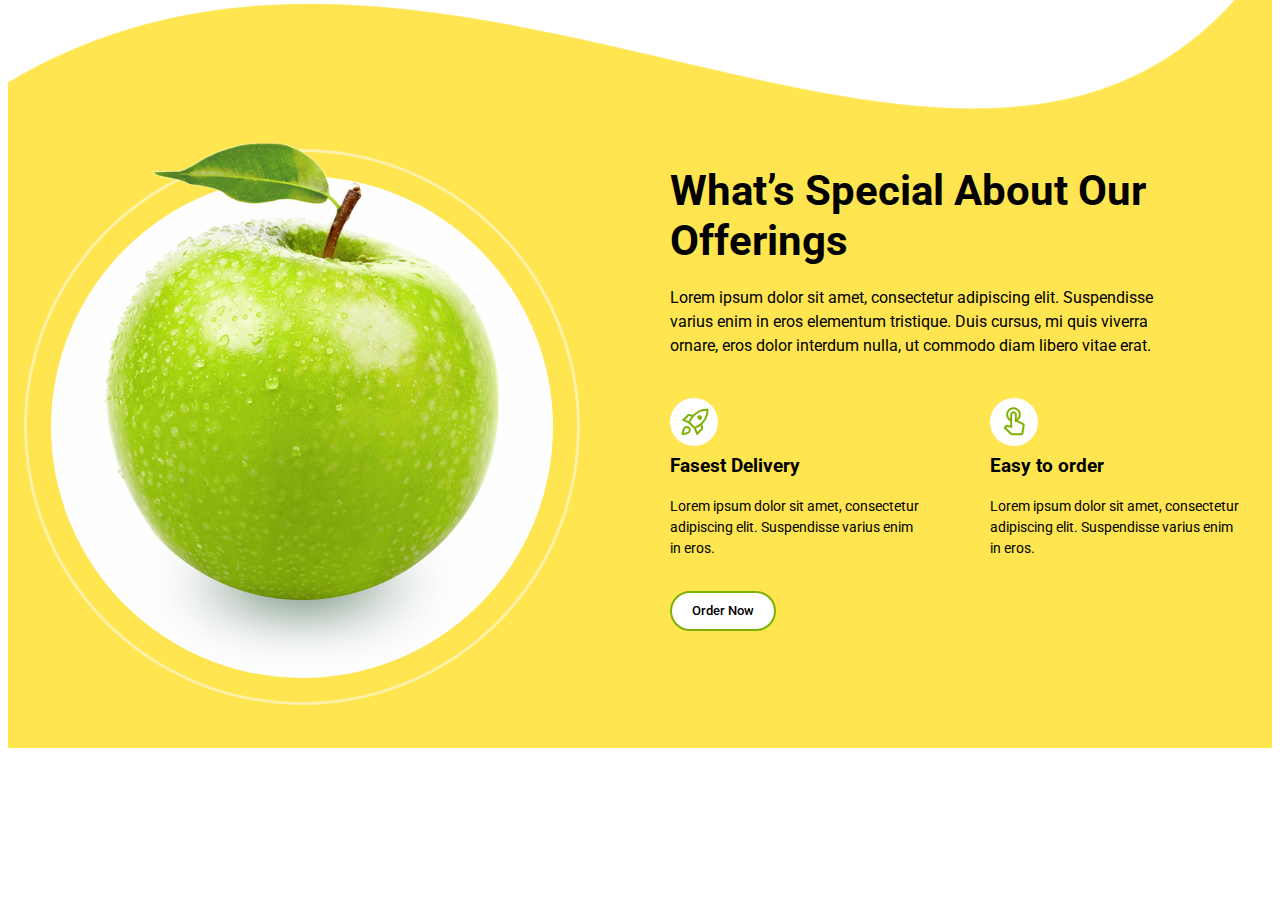
<file: index.html>
<!DOCTYPE html>
<html lang="en">
<head>
    <meta charset="UTF-8">
    <meta http-equiv="X-UA-Compatible" content="IE=edge">
    <meta name="viewport" content="width=device-width, initial-scale=1.0">
    <link rel="stylesheet" href="https://cdnjs.cloudflare.com/ajax/libs/modern-normalize/1.1.0/modern-normalize.min.css" integrity="sha512-wpPYUAdjBVSE4KJnH1VR1HeZfpl1ub8YT/NKx4PuQ5NmX2tKuGu6U/JRp5y+Y8XG2tV+wKQpNHVUX03MfMFn9Q==" crossorigin="anonymous" referrerpolicy="no-referrer" />
    <link rel="preconnect" href="https://fonts.googleapis.com">
    <link rel="preconnect" href="https://fonts.gstatic.com" crossorigin>
    <link href="https://fonts.googleapis.com/css2?family=Raleway:wght@700&family=Roboto:wght@400;500;700;900&display=swap" rel="stylesheet">
    <link href="./css/main.min.css" rel="stylesheet"/>
    <link href="./style/style.css" rel="stylesheet"/>
    <title>Веб-студія</title>
</head>
<body>
    <section class="offerings">
  <div class="container offerings__container">
    <div class="tablet-apple">
    <div class="apple">
      <div class="apple__item">
        <div class="apple__shadow"></div>
        <picture class="apple__picture">
          <source
            srcset="
              ./images/offerings/apple-desktop-1x.png 1x,
              ./images/offerings/apple-desktop-2x.png 2x,
              ./images/offerings/apple-desktop-3x.png 3x
            "
            media="(min-width: 1280px)"
          />
          <source
            srcset="
              ./images/offerings/apple-tablet-1x.png 1x,
              ./images/offerings/apple-tablet-2x.png 2x,
              ./images/offerings/apple-tablet-3x.png 3x
            "
            media="(min-width: 768px)"
          />
          <source
            srcset="
              ./images/offerings/apple-mob-1x.png 1x,
              ./images/offerings/apple-mob-2x.png 2x,
              ./images/offerings/apple-mob-3x.png 3x"
            media="(min-width: 320px)"
          />
          <img
            src="./images/offerings/apple-mob-1x.png"
            alt="apple"
          />
        </picture>
    </div>
    </div>
    <div class="shadow">
        <ul class="shadow__list list">
            <li>
                <picture>
          <source
            srcset="
              ./images/offerings/apple-tablet-middle-1x.png 1x,
              ./images/offerings/apple-tablet-middle-2x.png 2x,
              ./images/offerings/apple-tablet-middle-3x.png 3x
            "
            media="(min-width: 768px)"
          />
          <img
            src="./images/offerings/apple-tablet-middle-1x.png"
            alt="apple"
            width="166"
            height="211"
          />
        </picture>
            </li>
            <li>
                <picture>
          <source
            srcset="
              ./images/offerings/apple-tablet-small-1x.png 1x,
              ./images/offerings/apple-tablet-small-2x.png 2x,
              ./images/offerings/apple-tablet-small-3x.png 3x
            "
            media="(min-width: 768px)"
          />
          <img
            src="./images/offerings/apple-tablet-small-1x.png"
            alt="apple"
            width="108"
            height="136"
          />
        </picture>
            </li>
        </ul>
    </div>
    </div>
    <div class="desktop__about">
        <div class="main">
      <h2 class="main__title title">What’s Special About Our Offerings</h2>
      <p class="main__text">
        Lorem ipsum dolor sit amet, consectetur adipiscing elit. Suspendisse
        varius enim in eros elementum tristique. Duis cursus, mi quis viverra
        ornare, eros dolor interdum nulla, ut commodo diam libero vitae erat.
      </p>
    </div>
    <ul class="about list">
      <li class="about__item">
        <h3 class="about__title about__title__rocket">Fasest Delivery</h3>
        <p class="about__text">
          Lorem ipsum dolor sit amet, consectetur adipiscing elit. Suspendisse
          varius enim in eros.
        </p>
      </li>
      <li class="about__item">
        <h3 class="about__title about__title__touch">Easy to order</h3>
        <p class="about__text">
          Lorem ipsum dolor sit amet, consectetur adipiscing elit. Suspendisse
          varius enim in eros.
        </p>
      </li>
    </ul>
    <ul class="btn-list list">
      <li class="btn__item">
        <button type="button" class="btn btn--style">Order Now</button>
      </li>
      <li class="btn__item">
        <a href="" class="read-more link" target="_blank" rel="noreferrer noopener"
          >Read More</a
        >
      </li>
    </ul>
    </div>
  </div>
</section>
    <!-- <header class="header container">
    <div class="header__container">
            <div class="header__logo"><a class="logo link" href="index.html"><span class="web">Web</span>Studio</a></div>
        <nav class="navigator">
            <div><ul class="navigator__list list">
            <li class="navigator__item"><a class="navigator__link link active current" href="index.html">Студія</a></li>
            <li class="navigator__item"><a class="navigator__link link" href="portfolio.html">Портфоліо</a></li>
            <li class="navigator__item"><a class="navigator__link link" href="">Контакти</a></li>
        </ul></div>
        </nav>
        <ul class="contacts__list list">
            <li class="contacts__item">
                <a class="contacts__link link" href="mailto:info@devstudio.com">
                    <svg class="contacts__icon" width="16" height="12">
                        <use href="./images/icons.svg#icon-envelope"></use>
                    </svg>
                    info@devstudio.com</a></li>
            <li class="contacts__item">
                <a class="contacts__link link" href="tel:+380961111111">
                    <svg class="contacts__icon" width="10" height="16">
                        <use href="./images/icons.svg#icon-smartphone"></use>
                    </svg>
                    +38 096 111 11 11</a></li>
        </ul>
        <button type="button" class="menu-open">
            <svg class="menu-icon" width="40" height="40">
                <use href="./images/icons.svg#icon-menu_40px"></use>
            </svg>
        </button>
    </div>
    <div class="mob-menu is-hidden">
        <div class="mob-container">
            <div class="mob-menu-top">
                <button type="button" class="menu-close">
                    <svg class="menu-close-icon" width="40" height="40">
                        <use href="./images/icons.svg#icon-close-black-18dp"></use>
                    </svg>
                </button>
                <nav class="mob-menu-nav">
                    <div><ul class="mob-menu-list list">
                    <li class="mob-menu-item"><a class="mob-menu-link current-mob link" href="index.html">Студія</a></li>
                    <li class="mob-menu-item"><a class="mob-menu-link link" href="portfolio.html">Портфоліо</a></li>
                    <li class="mob-menu-item"><a class="mob-menu-link link" href="">Контакти</a></li>
                </ul></div>
                </nav>
            </div>
            <div class="mob-menu-bot">
                <ul class="mob-contacts-list list">
                    <li class="mob-contacts-item">
                        <a class="mob-contacts-link link" href="tel:+380961111111">+38 096 111 11 11</a></li>
                    <li class="mob-contacts-item">
                        <a class="mail-contacts-link link" href="mailto:info@devstudio.com">info@devstudio.com</a></li>
                </ul>
                <ul class="mob-social-list list">
                    <li class="mob-social-item">
                    <a class="mob-social-link link current-menu" href="">Instagram</a></li>
                    <li class="mob-social-item">
                    <a class="mob-social-link link current-menu" href="">Twitter</a></li>
                    <li class="mob-social-item">
                    <a class="mob-social-link link current-menu" href="">Facebook</a></li>
                    <li class="mob-social-item">
                    <a class="mob-social-link link" href="">LinkedIn</a></li>
                </ul>
            </div>
        </div>
    </div>
    </header>
    <main>
        <section class="hero">
            <div class="hero__container container"><h1 class="hero__title">Ефективні рішення для вашого бізнесу</h1>
            <button class="button" type="button" data-modal-open>Замовити послугу</button>
        </div>
        </section>
        <section class="character section">    
        <div class="character__container container"><h2 class="visually-hidden">Про нас</h2>
            <ul class="character__list list">
                <li class="character__item"><div class="character__background">
                        <svg class="character__icon" width="70" height="70">
                            <use href="./images/icons.svg#icon-character-1"></use>
                        </svg>
                </div>
                    <h3 class="character__title">Увага до деталей</h3>
                    <p class="character__text">Ідейні міркування, і навіть початок повсякденної роботи з формування позиції.</p>
                </li>
                <li class="character__item"><div class="character__background">
                        <svg class="character__icon" width="70" height="70">
                            <use href="./images/icons.svg#icon-character-2"></use>
                        </svg>
                </div>
                    <h3 class="character__title">Пунктуальність</h3>
                    <p class="character__text">Завдання організації, особливо рамки і місце навчання кадрів тягне у себе.</p>
                </li>
                <li class="character__item"><div class="character__background">
                        <svg class="character__icon" width="70" height="70">
                            <use href="./images/icons.svg#icon-character-3"></use>
                        </svg>
                </div>
                    <h3 class="character__title">Планування</h3>
                    <p class="character__text">Так само консультація з широким активом значною мірою зумовлює.</p>
                </li>
                <li class="character__item"><div class="character__background">
                        <svg class="character__icon" width="70" height="70">
                            <use href="./images/icons.svg#icon-character-4"></use>
                        </svg>
                </div>
                    <h3 class="character__title">Сучасні технології</h3>
                    <p class="character__text">Значимість цих проблем настільки очевидна, що реалізація планових завдань.</p>
                </li>
            </ul>
        </div>
        </section>
        <section class="work section">
            <div class="container">
                <h2 class="title work__title">Чим ми займаємося</h2>
            <ul class="work__list list">
                <li class="work__item">
                    <div class="work__wrap">
                        <picture>
                            <source 
                            srcset="./images/desktop/studio/img1-desktop.jpg 1x,
                            ./images/desktop/studio/img1-desktop@2x.jpg 2x"
                            media="(min-width:1200px)"
                            />
                            <img src="./images/main/work/box-1.jpg" alt="work" width="370" height="294">
                        </picture>
                    <p class="work__text">Десктопні додатки</p></div>
                </li>                    
                <li class="work__item">
                    <div class="work__wrap">
                        <picture>
                            <source 
                            srcset="./images/desktop/studio/img2-desktop.jpg 1x,
                            ./images/desktop/studio/img2-desktop@2x.jpg 2x"
                            media="(min-width:1200px)"
                            />
                            <img src="./images/main/work/box-2.jpg" alt="work" width="370" height="294">
                        </picture>
                    <p class="work__text">Мобільні додатки</p></div>
                </li>
                <li class="work__item">
                    <div class="work__wrap">
                        <picture>
                            <source 
                            srcset="./images/desktop/studio/img3-desktop.jpg 1x,
                            ./images/desktop/studio/img3-desktop@2x.jpg 2x"
                            media="(min-width:1200px)"
                            />
                            <img src="./images/main/work/box-3.jpg" alt="work" width="370" height="294">
                        </picture>
                    <p class="work__text">Дизайнерські рішення</p></div>
                </li>
            </ul></div>
        </section>
        <section class="team section">
            <div class="container"><h2 class="title team__title">Наша команда</h2>
            <ul class="card-list list">
                <li class="card-list__item">
                    <picture>
                            <source 
                            srcset="./images/desktop/studio/ihordemianenko-desktop.jpg 1x,
                            ./images/desktop/studio/ihordemianenko-desktop@2x.jpg 2x"
                            media="(min-width1200px)"/>
                            <source 
                            srcset="./images/tablet/studio/ihordemianenko-tablet.jpg 1x,
                            ./images/tablet/studio/ihordemianenko-tablet@2x.jpg 2x"
                            media="(min-width768px)"/>
                            <source
                            srcset="./images/mob/studio/ihordemianenko-mob.jpg 1x,
                            ./images/mob/studio/ihordemianenko-mob@2x.jpg 2x"
                            media="(max-width767px)"
                            />
                            <img src="./images/main/team/team-1.jpg" alt="team" width="450" height="460">
                    </picture>
                    <h3 class="card-list__name">Ігор Дем'яненко</h3>
                    <p class="card-list__text">Product Designer</p>
                    <ul class="social social--position__left list">
                        <li class="social__item">
                            <a href="" class="social__link link" target="_blank" rel="noopener noreferrer">
                                <svg class="social__icon"  width="20" height="20">
                                    <use href="./images/icons.svg#icon-instagram"></use>
                                </svg>
                            </a></li>
                        <li class="social__item">
                            <a href="" class="social__link link" target="_blank" rel="noopener noreferrer">
                                <svg class="social__icon" width="20" height="20">
                                    <use href="./images/icons.svg#icon-twitter"></use>
                                </svg>
                            </a></li>
                        <li class="social__item">
                            <a href="" class="social__link link" target="_blank" rel="noopener noreferrer">
                                <svg class="social__icon"  width="20" height="20">
                                    <use href="./images/icons.svg#icon-facebook"></use>
                                </svg>
                            </a></li>
                        <li class="social__item">
                            <a href="" class="social__link link" target="_blank" rel="noopener noreferrer">
                                <svg class="social__icon" width="20" height="20">
                                    <use href="./images/icons.svg#icon-linkedin"></use>
                                </svg>
                            </a></li>
                    </ul>
                </li>
                <li class="card-list__item">
                    <picture>
                        <source 
                        srcset="./images/desktop/studio/olhariepina-desktop.jpg 1x,
                        ./images/desktop/studio/olhariepina-desktop@2x.jpg 2x"
                        media="(min-width1200px)"
                        source 
                        srcset="./images/tablet/studio/olhariepina-tablet.jpg 1x,
                        ./images/tablet/studio/olhariepina-tablet@2x.jpg 2x"
                        media="(min-width768px)"
                        source 
                        srcset="./images/mob/studio/olhariepina-mob.jpg 1x,
                        ./images/mob/studio/olhariepina-mob@2x.jpg 2x"
                        media="(max-width767px)"
                        />
                        <img src="./images/main/team/team-2.jpg" alt="team" width="450" height="460">
                </picture>
                    <h3 class="card-list__name">Ольга Рєпіна</h3>
                    <p class="card-list__text">Frontend Developer</p>
                    <ul class="social list">
                        <li class="social__item">
                            <a href="" class="social__link link" target="_blank" rel="noopener noreferrer">
                                <svg class="social__icon"  width="20" height="20">
                                    <use href="./images/icons.svg#icon-instagram"></use>
                                </svg>
                            </a></li>
                        <li class="social__item">
                            <a href="" class="social__link link" target="_blank" rel="noopener noreferrer">
                                <svg class="social__icon" width="20" height="20">
                                    <use href="./images/icons.svg#icon-twitter"></use>
                                </svg>
                            </a></li>
                        <li class="social__item">
                            <a href="" class="social__link link" target="_blank" rel="noopener noreferrer">
                                <svg class="social__icon"  width="20" height="20">
                                    <use href="./images/icons.svg#icon-facebook"></use>
                                </svg>
                            </a></li>
                        <li class="social__item">
                            <a href="" class="social__link link" target="_blank" rel="noopener noreferrer">
                                <svg class="social__icon" width="20" height="20">
                                    <use href="./images/icons.svg#icon-linkedin"></use>
                                </svg>
                            </a></li>
                    </ul>
                </li>
                <li class="card-list__item">
                    <picture>
                        <source 
                        srcset="./images/desktop/studio/mykolatarasov-desktop.jpg 1x,
                        ./images/desktop/studio/mykolatarasov-desktop@2x.jpg 2x"
                        media="(min-width1200px)"
                        source 
                        srcset="./images/tablet/studio/mykolatarasov-tablet.jpg 1x,
                        ./images/tablet/studio/mykolatarasov-tablet@2x.jpg 2x"
                        media="(min-width768px)"
                        source 
                        srcset="./images/mob/studio/mykolatarasov-mob.jpg 1x,
                        ./images/mob/studio/mykolatarasov-mob@2x.jpg 2x"
                        media="(max-width767px)"
                        />
                        <img src="./images/main/team/team-3.jpg" alt="team" width="450" height="460">
                </picture>
                    <h3 class="card-list__name">Микола Тарасов</h3>
                    <p class="card-list__text">Marketing</p>
                    <ul class="social list">
                        <li class="social__item">
                            <a href="" class="social__link link" target="_blank" rel="noopener noreferrer">
                                <svg class="social__icon"  width="20" height="20">
                                    <use href="./images/icons.svg#icon-instagram"></use>
                                </svg>
                            </a></li>
                        <li class="social__item">
                            <a href="" class="social__link link" target="_blank" rel="noopener noreferrer">
                                <svg class="social__icon" width="20" height="20">
                                    <use href="./images/icons.svg#icon-twitter"></use>
                                </svg>
                            </a></li>
                        <li class="social__item">
                            <a href="" class="social__link link" target="_blank" rel="noopener noreferrer">
                                <svg class="social__icon"  width="20" height="20">
                                    <use href="./images/icons.svg#icon-facebook"></use>
                                </svg>
                            </a></li>
                        <li class="social__item">
                            <a href="" class="social__link link" target="_blank" rel="noopener noreferrer">
                                <svg class="social__icon" width="20" height="20">
                                    <use href="./images/icons.svg#icon-linkedin"></use>
                                </svg>
                            </a></li>
                    </ul>
                </li>
                <li class="card-list__item">
                    <picture>
                        <source 
                        srcset="./images/desktop/studio/mykhailoyermakov-desktop.jpg 1x,
                        ./images/desktop/studio/mykhailoyermakov-desktop@2x.jpg 2x"
                        media="(min-width1200px)"
                        source 
                        srcset="./images/tablet/studio/mykhailoyermakov-tablet.jpg 1x,
                        ./images/tablet/studio/mykhailoyermakov-tablet@2x.jpg 2x"
                        media="(min-width768px)"
                        source 
                        srcset="./images/mob/studio/mykhailoyermakov-mob.jpg 1x,
                        ./images/mob/studio/mykhailoyermakov-mob@2x.jpg 2x"
                        media="(max-width767px)"
                        />
                        <img src="./images/main/team/team-4.jpg" alt="team" width="450" height="460">
                </picture>
                    <h3 class="card-list__name">Михайло Єрмаков</h3>
                    <p class="card-list__text">UI Designer</p>
                    <ul class="social list">
                        <li class="social__item">
                            <a href="" class="social__link link" target="_blank" rel="noopener noreferrer">
                                <svg class="social__icon"  width="20" height="20">
                                    <use href="./images/icons.svg#icon-instagram"></use>
                                </svg>
                            </a></li>
                        <li class="social__item">
                            <a href="" class="social__link link" target="_blank" rel="noopener noreferrer">
                                <svg class="social__icon" width="20" height="20">
                                    <use href="./images/icons.svg#icon-twitter"></use>
                                </svg>
                            </a></li>
                        <li class="social__item">
                            <a href="" class="social__link link" target="_blank" rel="noopener noreferrer">
                                <svg class="social__icon"  width="20" height="20">
                                    <use href="./images/icons.svg#icon-facebook"></use>
                                </svg>
                            </a></li>
                        <li class="social__item">
                            <a href="" class="social__link link" target="_blank" rel="noopener noreferrer">
                                <svg class="social__icon" width="20" height="20">
                                    <use href="./images/icons.svg#icon-linkedin"></use>
                                </svg>
                            </a></li>
                    </ul>
                </li>
            </ul></div>
        </section>
        <section class="clients section">
            <div class="container"><h2 class="title clients__title">Постійні клієнти</h2>
                <ul class="clients__list list">
                    <li class="clients__item"><a href="" class="clients__link link" target="_blank" rel="noopener noreferrer">
                        <svg class="clients__icon" width="41" height="46.7">
                            <use href="./images/icons.svg#icon-client-1"></use>
                        </svg>
                    </a></li>
                    <li class="clients__item"><a href="" class="clients__link link" target="_blank" rel="noopener noreferrer">
                        <svg class="clients__icon" width="40" height="52">
                            <use href="./images/icons.svg#icon-client-2"></use>
                        </svg>
                    </a></li>
                    <li class="clients__item"><a href="" class="clients__link link" target="_blank" rel="noopener noreferrer">
                        <svg class="clients__icon" width="43.46" height="41.18">
                            <use href="./images/icons.svg#icon-client-3"></use>
                        </svg>
                    </a></li>
                    <li class="clients__item"><a href="" class="clients__link link" target="_blank" rel="noopener noreferrer">
                        <svg class="clients__icon" width="84.44" height="40.62">
                            <use href="./images/icons.svg#icon-client-4"></use>
                        </svg>
                    </a></li>
                    <li class="clients__item"><a href="" class="clients__link link" target="_blank" rel="noopener noreferrer">
                        <svg class="clients__icon" width="62.54" height="45.43">
                            <use href="./images/icons.svg#icon-client-5"></use>
                        </svg>
                    </a></li>
                    <li class="clients__item"><a href="" class="clients__link link" target="_blank" rel="noopener noreferrer">
                        <svg class="clients__icon" width="93.79" height="43.93">
                            <use href="./images/icons.svg#icon-client-6"></use>
                        </svg>
                    </a></li>
                </ul>
        </div>
            </section>
    </main>
    <footer class="footer">
        <div class="footer-container container">
            <div>
            <div class="footer__logo"><a class="logo logo--white link" href="index.html">
                <span class="web">Web</span>Studio</a></div>
        <adress>
            <ul class="contact-list list">
                <li class="contact-adress__item"><a class="contact-adress__link link" href="https://goo.gl/maps/XNjeUNWpdiMwEfmY7" target="_blank" rel="noreferrer noopener">м. Київ, пр-т Лесі Українки, 26</a></li>
                <li class="contact__item"><a class="contact__link link" href="mailto:info@devstudio.com">info@devstudio.com</a></li>
                <li class="contact__item"><a class="contact__link link" href="tel:+380961111111">+38 096 111 11 11</a></li>
            </ul>
        </adress></div>
        <div class="social-menu">
            <h3 class="social-menu__title">приєднуйтесь</h3>
            <ul class="social social--position__right list">
                <li class="social__item">
                    <a href="" class="social__link link" target="_blank" rel="noopener noreferrer">
                        <svg class="social__icon social__icon--color-white"  width="20" height="20">
                            <use href="./images/icons.svg#icon-instagram"></use>
                        </svg>
                    </a></li>
                <li class="social__item">
                    <a href="" class="social__link link" target="_blank" rel="noopener noreferrer">
                        <svg class="social__icon social__icon--color-white" width="20" height="20">
                            <use href="./images/icons.svg#icon-twitter"></use>
                        </svg>
                    </a></li>
                <li class="social__item">
                    <a href="" class="social__link link" target="_blank" rel="noopener noreferrer">
                        <svg class="social__icon social__icon--color-white"  width="20" height="20">
                            <use href="./images/icons.svg#icon-facebook"></use>
                        </svg>
                    </a></li>
                <li class="social__item">
                    <a href="" class="social__link link" target="_blank" rel="noopener noreferrer">
                        <svg class="social__icon social__icon--color-white" width="20" height="20">
                            <use href="./images/icons.svg#icon-linkedin"></use>
                        </svg>
                    </a></li>
            </ul></div>
        <div class="follow-block">
            <p class="follow-block__title">Підпишіться на розсилку</p>
            <div class="email__input"><label class="modal-label">
                <input
                  type="text"
                  class="email__modal"
                  name="user-mail"
                  placeholder="E-mail"
                  required
                />
              </label>
              <button class="button button__position" type="button">Підписатися
                <svg class="input__icon" width="24" height="24">
                    <use href="./images/icons.svg#icon-telegramm"></use>
                </svg>
              </button>
              </div>
        </div>
    </div>
    </footer>
    <div class="backdrop is-hidden" data-modal>
        <div class="modal">
            <button type="button" class="modal__close" data-modal-close>
                <svg class="modal__icon" width="18" height="18">
                    <use href="./images/icons.svg#icon-close-black-18dp"></use>
                </svg>
            </button>
            <h2 class="modal__title">Залиште свої дані, ми вам передзвонимо</h2>
            <form class="form">
                <div class="form__field">
                    <label for="user-name" class="form__label">Ім'я</label>
                    <div class="input">
                      <input
                        type="name"
                        class="input__modal"
                        name="user-name"
                        id="user-name"
                        title=""
                        placeholder=""
                        required
                      />
                      <svg class="input__icons" width="12" height="12">
                        <use href="./images/icons.svg#icon-human"></use>
                      </svg>
                    </div>
                  </div>
                  <div class="form__field">
                    <label for="user-tel" class="form__label">Телефон</label>
                    <div class="input">
                      <input
                        type="tel"
                        class="input__modal"
                        name="user-tel"
                        id="user-tel"
                        title=""
                        placeholder=""
                        required
                      />
                      <svg class="input__icons" width="13" height="12">
                        <use href="./images/icons.svg#icon-telephone"></use>
                      </svg>
                    </div>
                  </div><div class="form__field">
                    <label for="user-email" class="form__label">Пошта</label>
                    <div class="input">
                      <input
                        type="email"
                        class="input__modal"
                        name="user-email"
                        id="user-email"
                        title=""
                        placeholder=""
                        required
                      />
                      <svg class="input__icons" width="15" height="12">
                        <use href="./images/icons.svg#icon-convert"></use>
                      </svg>
                    </div>
                  </div>
                  <div class="form__field">
                    <label for="user-text" class="form__label">Коментар</label>
                    <textarea 
                      name="user-text"
                      id="user-text"
                      class="online-comment"
                      placeholder="Введіть текст"
                    ></textarea>
                  </div>
                  <div class="privacy">
                    <input
                      type="checkbox"
                      class="privacy__check visually-hidden"
                      name="privacy"
                      id="privacy"
                    />
                    <label for="privacy" class="privacy__text">
                        <span>
                          <svg class="privacy__icon" width="16" height="15">
                            <use href="./images/icons.svg#icon-bird"></use>
                          </svg>
                        </span>
                      Погоджуюся з розсилкою та приймаю&nbsp;<a class="condition">Умови договору</a>
                      </label>
                  </div>
            </form>
            <div class="modal-btn-btn"><button class="modal-btn" type="submit">Відправити</button></div>
        </div>
    </div> -->
    <script src="./js/modal.js"></script>
    <script src="./js/menu.js"></script>
</body>
</html>
</file>
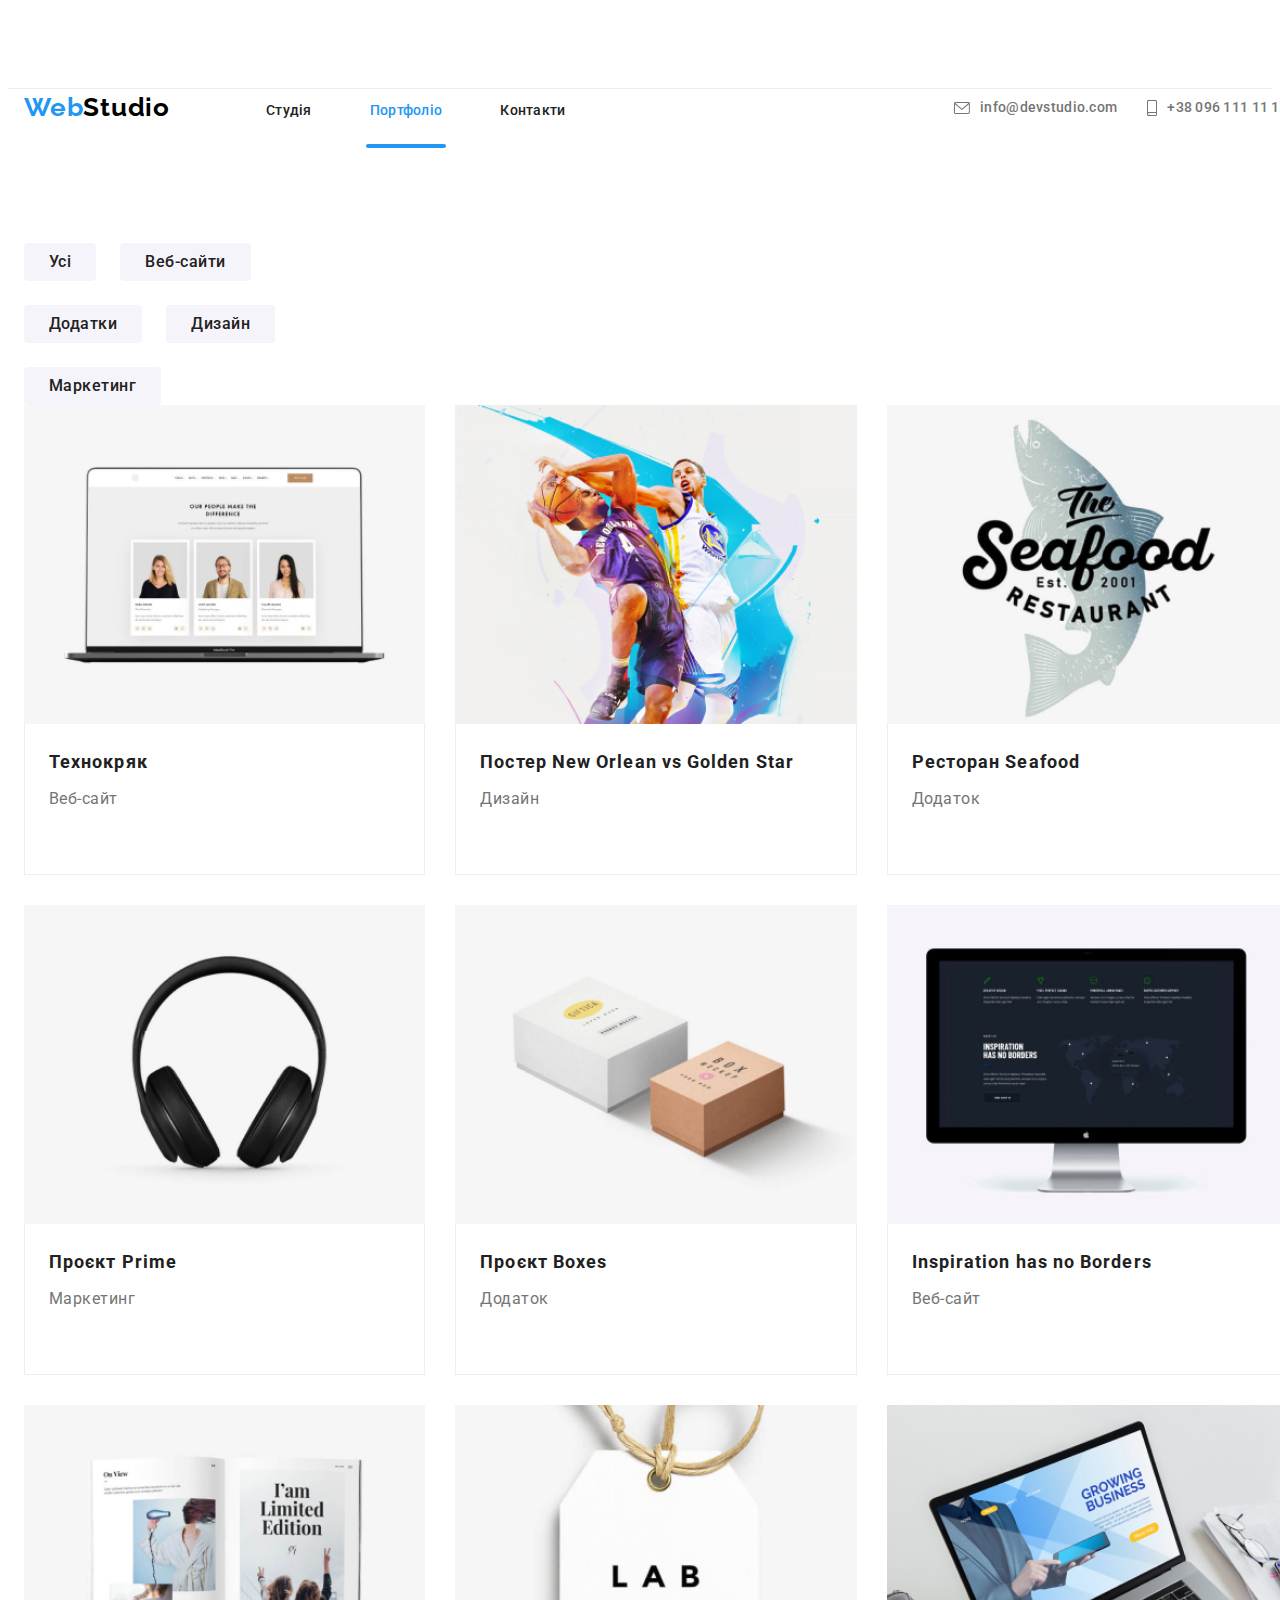
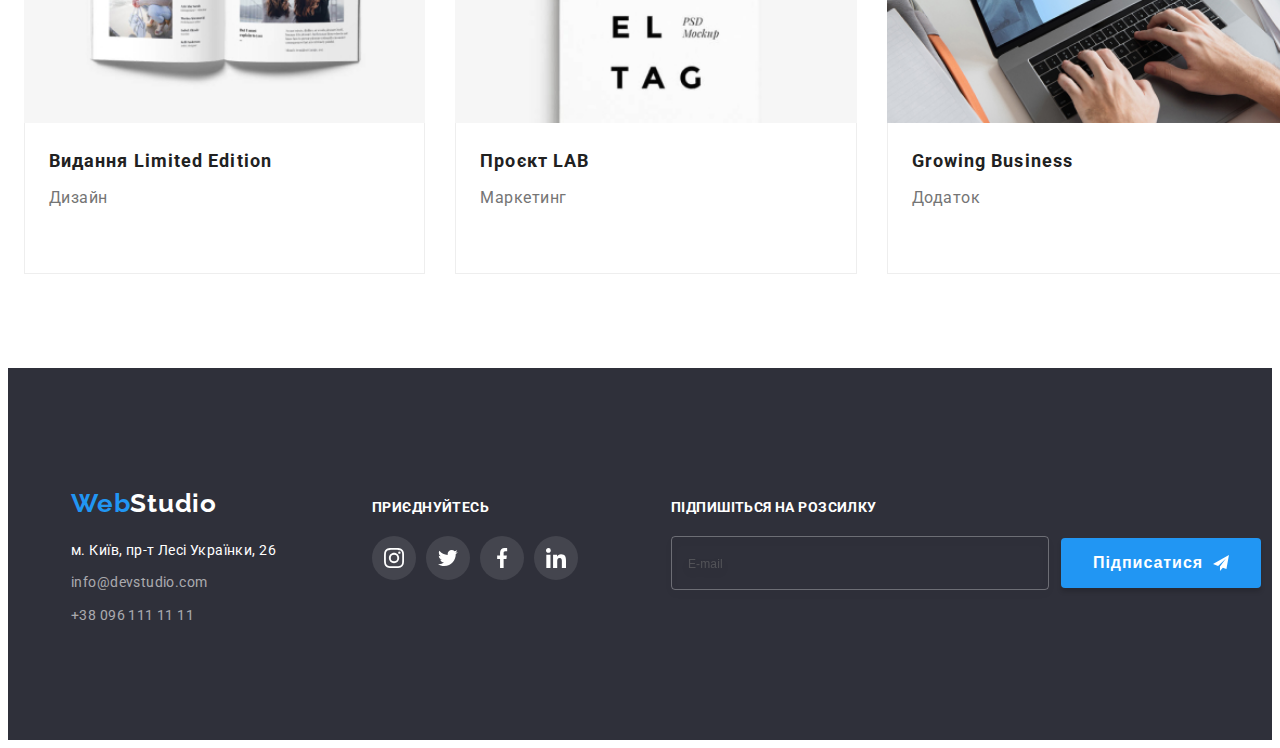
<file: portfolio.html>
<!DOCTYPE html>
<html lang="en">
<head>
    <meta charset="UTF-8">
    <meta http-equiv="X-UA-Compatible" content="IE=edge">
    <meta name="viewport" content="width=device-width, initial-scale=1.0">
    <link rel="stylesheet" href="https://cdnjs.cloudflare.com/ajax/libs/modern-normalize/1.1.0/modern-normalize.min.css" integrity="sha512-wpPYUAdjBVSE4KJnH1VR1HeZfpl1ub8YT/NKx4PuQ5NmX2tKuGu6U/JRp5y+Y8XG2tV+wKQpNHVUX03MfMFn9Q==" crossorigin="anonymous" referrerpolicy="no-referrer" />
    <link rel="preconnect" href="https://fonts.googleapis.com">
    <link rel="preconnect" href="https://fonts.gstatic.com" crossorigin>
    <link href="https://fonts.googleapis.com/css2?family=Raleway:wght@700&family=Roboto:wght@400;500;700;900&display=swap" rel="stylesheet">
    <link href="./css/main.min.css" rel="stylesheet"/>
    <link href="./style/style.css" rel="stylesheet"/>
    <title>Портфоліо</title>
</head>
<body>
    <header class="header">
        <div class="header__container container">
                <div class="header__logo"><a class="logo link" href="index.html"><span class="web">Web</span>Studio</a></div>
            <nav class="navigator">
                <div><ul class="navigator__list list">
                <li class="navigator__item"><a class="navigator__link link" href="index.html">Студія</a></li>
                <li class="navigator__item"><a class="navigator__link link active current" href="portfolio.html">Портфоліо</a></li>
                <li class="navigator__item"><a class="navigator__link link" href="">Контакти</a></li>
            </ul></div>
            </nav>
            <ul class="contacts__list list">
                <li class="contacts__item">
                    <a class="contacts__link link" href="mailto:info@devstudio.com">
                        <svg class="contacts__icon" width="16" height="12">
                            <use href="./images/icons.svg#icon-envelope"></use>
                        </svg>
                        info@devstudio.com</a></li>
                <li class="contacts__item">
                    <a class="contacts__link link" href="tel:+380961111111">
                        <svg class="contacts__icon" width="10" height="16">
                            <use href="./images/icons.svg#icon-smartphone"></use>
                        </svg>
                        +38 096 111 11 11</a></li>
            </ul>
            <button type="button" class="menu-open">
                <svg class="menu-icon" width="40" height="40">
                    <use href="./images/icons.svg#icon-menu_40px"></use>
                </svg>
            </button>
        </div>
        <div class="mob-menu is-hidden">
            <div class="mob-container">
                <div class="mob-menu-top">
                    <button type="button" class="menu-close">
                        <svg class="menu-close-icon" width="40" height="40">
                            <use href="./images/icons.svg#icon-close-black-18dp"></use>
                        </svg>
                    </button>
                    <nav class="mob-menu-nav">
                        <div><ul class="mob-menu-list list">
                        <li class="mob-menu-item"><a class="mob-menu-link link" href="index.html">Студія</a></li>
                        <li class="mob-menu-item"><a class="mob-menu-link current-mob link" href="portfolio.html">Портфоліо</a></li>
                        <li class="mob-menu-item"><a class="mob-menu-link link" href="">Контакти</a></li>
                    </ul></div>
                    </nav>
                </div>
                <div class="mob-menu-bot">
                    <ul class="mob-contacts-list list">
                        <li class="mob-contacts-item">
                            <a class="mob-contacts-link link" href="tel:+380961111111">+38 096 111 11 11</a></li>
                        <li class="mob-contacts-item">
                            <a class="mail-contacts-link link" href="mailto:info@devstudio.com">info@devstudio.com</a></li>
                    </ul>
                    <ul class="mob-social-list list">
                        <li class="mob-social-item">
                        <a class="mob-social-link link current-menu" href="">Instagram</a></li>
                        <li class="mob-social-item">
                        <a class="mob-social-link link current-menu" href="">Twitter</a></li>
                        <li class="mob-social-item">
                        <a class="mob-social-link link current-menu" href="">Facebook</a></li>
                        <li class="mob-social-item">
                        <a class="mob-social-link link" href="">LinkedIn</a></li>
                    </ul>
                </div>
            </div>
        </div>
        </header>
    <main>
        <section class="works section">
            <h2 class="visually-hidden">Приклади робіт</h2>
                <div class="container">
                <ul class="btn-list list">
                <li class="btn-list__item"><button class="btn-list__btn" type="button">Усі</button></li>
                <li class="btn-list__item"><button class="btn-list__btn" type="button">Веб-сайти</button></li>
                <li class="btn-list__item"><button class="btn-list__btn" type="button">Додатки</button></li>
                <li class="btn-list__item"><button class="btn-list__btn" type="button">Дизайн</button></li>
                <li class="btn-list__item"><button class="btn-list__btn" type="button">Маркетинг</button></li>
            </ul>                    
                <ul class="table-list list">
                <li class="card">
                    <div class="card__top">
                        <picture>
                            <source 
                            srcset="./images/desktop/portfolio/technokryak-desktop.jpg 1x,
                            ./images/desktop/portfolio/technokryak-desktop@2x.jpg 2x"
                            media="(min-width1200px)"
                            source 
                            srcset="./images/tablet/portfolio/technokryak-tablet.jpg 1x,
                            ./images/tablet/portfolio/technokryak-tablet@2x.jpg 2x"
                            media="(min-width768px)"
                            source 
                            srcset="./images/mob/portfolio/technokryak-mob.jpg 1x,
                            ./images/mob/portfolio/technokryak-mob@2x.jpg 2x"
                            media="(max-width767px)"
                            />
                            <img src="./images/portfolio/example-work/work-1.jpg" alt="example-work" width="450" height="294">
                    </picture>
                    <p class="card__text">Ресурс пропонує комплексні пропозиції з різним рівнем функціоналу та сервісів. Все це дозволить відвідувачу отримати вичерпні відомості про компанію чи приватну особу.</p></div>
                    <div class="card__bot"><h3 class="card-bot__title">Технокряк</h3>
                    <p class="card-bot__text">Веб-сайт</p></div>
                </li>
                <li class="card">
                    <div class="card__top">
                        <picture>
                            <source 
                            srcset="./images/desktop/portfolio/neworlean-desktop.jpg 1x,
                            ./images/desktop/portfolio/neworlean-desktop@2x.jpg 2x"
                            media="(min-width1200px)"
                            source 
                            srcset="./images/tablet/portfolio/neworlean-tablet.jpg 1x,
                            ./images/tablet/portfolio/neworlean-tablet@2x.jpg 2x"
                            media="(min-width768px)"
                            source 
                            srcset="./images/mob/portfolio/neworlean-mob.jpg 1x,
                            ./images/mob/portfolio/neworlean-mob@2x.jpg 2x"
                            media="(max-width767px)"
                            />
                            <img src="./images/portfolio/example-work/work-2.jpg" alt="example-work" width="450" height="294">
                    </picture>
                    <p class="card__text">Ресурс пропонує комплексні пропозиції з різним рівнем функціоналу та сервісів. Все це дозволить відвідувачу отримати вичерпні відомості про компанію чи приватну особу.</p></div>
                    <div class="card__bot"><h3 class="card-bot__title">Постер New Orlean vs Golden Star</h3>
                    <p class="card-bot__text">Дизайн</p></div>
                </li>
                <li class="card">
                    <div class="card__top">
                        <picture>
                            <source 
                            srcset="./images/desktop/portfolio/seafood-desktop.jpg 1x,
                            ./images/desktop/portfolio/seafood-desktop@2x.jpg 2x"
                            media="(min-width1200px)"
                            source 
                            srcset="./images/tablet/portfolio/seafood-tablet.jpg 1x,
                            ./images/tablet/portfolio/seafood-tablet@2x.jpg 2x"
                            media="(min-width768px)"
                            source 
                            srcset="./images/mob/portfolio/seafood-mob.jpg 1x,
                            ./images/mob/portfolio/seafood-mob@2x.jpg 2x"
                            media="(max-width767px)"
                            />
                            <img src="./images/portfolio/example-work/work-3.jpg" alt="example-work" width="450" height="294">
                    </picture>
                    <p class="card__text">Ресурс пропонує комплексні пропозиції з різним рівнем функціоналу та сервісів. Все це дозволить відвідувачу отримати вичерпні відомості про компанію чи приватну особу.</p></div>
                    <div class="card__bot"><h3 class="card-bot__title">Ресторан Seafood</h3>
                    <p class="card-bot__text">Додаток</p></div>
                </li>
                <li class="card">
                    <div class="card__top">
                        <picture>
                            <source 
                            srcset="./images/desktop/portfolio/prime-desktop.jpg 1x,
                            ./images/desktop/portfolio/prime-desktop@2x.jpg 2x"
                            media="(min-width1200px)"
                            source 
                            srcset="./images/tablet/portfolio/prime-tablet.jpg 1x,
                            ./images/tablet/portfolio/prime-tablet@2x.jpg 2x"
                            media="(min-width768px)"
                            source 
                            srcset="./images/mob/portfolio/prime-mob.jpg 1x,
                            ./images/mob/portfolio/prime-mob@2x.jpg 2x"
                            media="(max-width767px)"
                            />
                            <img src="./images/portfolio/example-work/work-4.jpg" alt="example-work" width="450" height="294">
                    </picture>
                    <p class="card__text">Ресурс пропонує комплексні пропозиції з різним рівнем функціоналу та сервісів. Все це дозволить відвідувачу отримати вичерпні відомості про компанію чи приватну особу.</p></div>
                    <div class="card__bot"><h3 class="card-bot__title">Проєкт Prime</h3>
                    <p class="card-bot__text">Маркетинг</p></div>
                </li>
                <li class="card">
                    <div class="card__top">
                        <picture>
                            <source 
                            srcset="./images/desktop/portfolio/boxes-desktop.jpg 1x,
                            ./images/desktop/portfolio/boxes-desktop@2x.jpg 2x"
                            media="(min-width1200px)"
                            source 
                            srcset="./images/tablet/portfolio/boxes-tablet.jpg 1x,
                            ./images/tablet/portfolio/boxes-tablet@2x.jpg 2x"
                            media="(min-width768px)"
                            source 
                            srcset="./images/mob/portfolio/boxes-mob.jpg 1x,
                            ./images/mob/portfolio/boxes-mob@2x.jpg 2x"
                            media="(max-width767px)"
                            />
                            <img src="./images/portfolio/example-work/work-5.jpg" alt="example-work" width="450" height="294">
                    </picture>
                    <p class="card__text">Ресурс пропонує комплексні пропозиції з різним рівнем функціоналу та сервісів. Все це дозволить відвідувачу отримати вичерпні відомості про компанію чи приватну особу.</p></div>
                    <div class="card__bot"><h3 class="card-bot__title">Проєкт Boxes</h3>
                    <p class="card-bot__text">Додаток</p></div>
                </li>
                <li class="card">
                    <div class="card__top">
                        <picture>
                            <source 
                            srcset="./images/desktop/portfolio/inspiration-desktop.jpg 1x,
                            ./images/desktop/portfolio/inspiration-desktop@2x.jpg 2x"
                            media="(min-width1200px)"
                            source 
                            srcset="./images/tablet/portfolio/inspiration-tablet.jpg 1x,
                            ./images/tablet/portfolio/inspiration-tablet@2x.jpg 2x"
                            media="(min-width768px)"
                            source 
                            srcset="./images/mob/portfolio/inspiration-mob.jpg 1x,
                            ./images/mob/portfolio/inspiration-mob@2x.jpg 2x"
                            media="(max-width767px)"
                            />
                            <img src="./images/portfolio/example-work/work-6.jpg" alt="example-work" width="450" height="294">
                    </picture>
                    <p class="card__text">Ресурс пропонує комплексні пропозиції з різним рівнем функціоналу та сервісів. Все це дозволить відвідувачу отримати вичерпні відомості про компанію чи приватну особу.</p></div>
                    <div class="card__bot"><h3 class="card-bot__title">Inspiration has no Borders</h3>
                    <p class="card-bot__text">Веб-сайт</p></div>
                </li>
                <li class="card">
                    <div class="card__top">
                        <picture>
                            <source 
                            srcset="./images/desktop/portfolio/limitededition-desktop.jpg 1x,
                            ./images/desktop/portfolio/limitededition-desktop@2x.jpg 2x"
                            media="(min-width1200px)"
                            source 
                            srcset="./images/tablet/portfolio/limitededition-tablet.jpg 1x,
                            ./images/tablet/portfolio/limitededition-tablet@2x.jpg 2x"
                            media="(min-width768px)"
                            source 
                            srcset="./images/mob/portfolio/limitededition-mob.jpg 1x,
                            ./images/mob/portfolio/limitededition-mob@2x.jpg 2x"
                            media="(max-width767px)"
                            />
                            <img src="./images/portfolio/example-work/work-7.jpg" alt="example-work" width="450" height="294">
                    </picture>
                    <p class="card__text">Ресурс пропонує комплексні пропозиції з різним рівнем функціоналу та сервісів. Все це дозволить відвідувачу отримати вичерпні відомості про компанію чи приватну особу.</p></div>
                    <div class="card__bot"><h3 class="card-bot__title">Видання Limited Edition</h3>
                    <p class="card-bot__text">Дизайн</p></div>
                </li>
                <li class="card">
                    <div class="card__top">
                        <picture>
                            <source 
                            srcset="./images/desktop/portfolio/lab-desktop.jpg 1x,
                            ./images/desktop/portfolio/lab-desktop@2x.jpg 2x"
                            media="(min-width1200px)"
                            source 
                            srcset="./images/tablet/portfolio/lab-tablet.jpg 1x,
                            ./images/tablet/portfolio/lab-tablet@2x.jpg 2x"
                            media="(min-width768px)"
                            source 
                            srcset="./images/mob/portfolio/lab-mob.jpg 1x,
                            ./images/mob/portfolio/lab-mob@2x.jpg 2x"
                            media="(max-width767px)"
                            />
                            <img src="./images/portfolio/example-work/work-8.jpg" alt="example-work" width="450" height="294">
                    </picture>
                    <p class="card__text">Ресурс пропонує комплексні пропозиції з різним рівнем функціоналу та сервісів. Все це дозволить відвідувачу отримати вичерпні відомості про компанію чи приватну особу.</p></div>
                    <div class="card__bot"><h3 class="card-bot__title">Проєкт LAB</h3>
                    <p class="card-bot__text">Маркетинг</p></div>
                </li>
                <li class="card">
                    <div class="card__top">
                        <picture>
                            <source 
                            srcset="./images/desktop/portfolio/growingbusiness-desktop.jpg 1x,
                            ./images/desktop/portfolio/growingbusiness-desktop@2x.jpg 2x"
                            media="(min-width1200px)"
                            source 
                            srcset="./images/tablet/portfolio/growingbusiness-tablet.jpg 1x,
                            ./images/tablet/portfolio/growingbusiness-tablet@2x.jpg 2x"
                            media="(min-width768px)"
                            source 
                            srcset="./images/mob/portfolio/growingbusiness-mob.jpg 1x,
                            ./images/mob/portfolio/growingbusiness-mob@2x.jpg 2x"
                            media="(max-width767px)"
                            />
                            <img src="./images/portfolio/example-work/work-9.jpg" alt="example-work" width="450" height="294">
                    </picture>
                    <p class="card__text">Ресурс пропонує комплексні пропозиції з різним рівнем функціоналу та сервісів. Все це дозволить відвідувачу отримати вичерпні відомості про компанію чи приватну особу.</p></div>
                    <div class="card__bot"><h3 class="card-bot__title">Growing Business</h3>
                    <p class="card-bot__text">Додаток</p></div>
                </li>
            </ul>
        </section>
    </main>
    <footer class="footer">
        <div class="footer-container container">
            <div>
            <div class="footer__logo"><a class="logo logo--white link" href="index.html">
                <span class="web">Web</span>Studio</a></div>
        <adress>
            <ul class="contact-list list">
                <li class="contact-adress__item"><a class="contact-adress__link link" href="https://goo.gl/maps/XNjeUNWpdiMwEfmY7" target="_blank" rel="noreferrer noopener">м. Київ, пр-т Лесі Українки, 26</a></li>
                <li class="contact__item"><a class="contact__link link" href="mailto:info@devstudio.com">info@devstudio.com</a></li>
                <li class="contact__item"><a class="contact__link link" href="tel:+380961111111">+38 096 111 11 11</a></li>
            </ul>
        </adress></div>
        <div class="social-menu">
            <h3 class="social-menu__title">приєднуйтесь</h3>
            <ul class="social social--margin-footer list">
                <li class="social__item">
                    <a href="" class="social__link link" target="_blank" rel="noopener noreferrer">
                        <svg class="social__icon social__icon--color-white"  width="20" height="20">
                            <use href="./images/icons.svg#icon-instagram"></use>
                        </svg>
                    </a></li>
                <li class="social__item">
                    <a href="" class="social__link link" target="_blank" rel="noopener noreferrer">
                        <svg class="social__icon social__icon--color-white" width="20" height="20">
                            <use href="./images/icons.svg#icon-twitter"></use>
                        </svg>
                    </a></li>
                <li class="social__item">
                    <a href="" class="social__link link" target="_blank" rel="noopener noreferrer">
                        <svg class="social__icon social__icon--color-white"  width="20" height="20">
                            <use href="./images/icons.svg#icon-facebook"></use>
                        </svg>
                    </a></li>
                <li class="social__item">
                    <a href="" class="social__link link" target="_blank" rel="noopener noreferrer">
                        <svg class="social__icon social__icon--color-white" width="20" height="20">
                            <use href="./images/icons.svg#icon-linkedin"></use>
                        </svg>
                    </a></li>
            </ul></div>
            <div class="follow-block">
                <p class="follow-block__title">Підпишіться на розсилку</p>
                <div class="email__input"><label class="modal-label">
                    <input
                      type="text"
                      class="email__modal"
                      name="user-mail"
                      placeholder="E-mail"
                      required
                    />
                  </label>
                  <button class="button" type="button">Підписатися
                    <svg class="input__icon" width="24" height="24">
                        <use href="./images/icons.svg#icon-telegramm"></use>
                    </svg>
                  </button></div>
            </div>
    </div>
    </footer>
    <script src="./js/menu.js"></script>
</body>
</html>
</file>
<file: style/style.css>
/* header */

/* hero */

/* character */

/* work */

/* team */

/* partfolio btn */

/* portfolio */

/* constant-clients */

/* footer */

/* modal window */
</file>
<file: css/main.min.css>
body{font-family:"Roboto","sans-serif";color:#000;font-size:14px;line-height:1.14;background-color:#fff}@media screen and (min-width: 768px){body{font-size:16px;line-height:1.19}}p,h1,h2,h3,h4,h5,h6{margin:0}ul,ol{margin:0;padding-left:0;list-style-type:none}a{color:currentColor;text-decoration:none}address{font-style:normal}img{display:block;max-width:100%;height:auto}.section{padding-top:60px;padding-bottom:60px}@media screen and (min-width: 768px){.section{padding-top:100px;padding-bottom:100px}}.is-hidden{opacity:0;visibility:hidden;pointer-events:none}.no-scroll{overflow:hidden}.container{max-width:100%;margin-left:auto;margin-right:auto;padding-left:20px;padding-right:20px}@media screen and (min-width: 480px){.container{width:480px}}@media screen and (min-width: 768px){.container{width:768px;padding-left:32px;padding-right:32px;padding-top:60px}}@media screen and (min-width: 1280px){.container{width:1280px;padding-left:16px;padding-right:16px}}.section{padding-top:60px;padding-bottom:60px}@media screen and (min-width: 1200px){.section{padding-top:94px;padding-bottom:94px}}.logo{font-family:"Raleway";font-weight:700;font-size:24px;line-height:1.16;letter-spacing:.03em;color:#000}@media screen and (min-width: 1200px){.logo{font-size:26px}}.web{color:var(--brand-color)}.header__logo{padding-top:16px}@media screen and (min-width: 768px){.header__logo{padding-top:26px;padding-bottom:26px}}@media screen and (min-width: 1200px){.header__logo{padding-top:24px;padding-bottom:25px}}.studio{color:#fff}.logo--white{color:#fff}.footer__logo{margin-bottom:20px;text-align:center}@media screen and (min-width: 1200px){.footer__logo{text-align:start}}.button{display:flex;background:var(--brand-color);box-shadow:0px 4px 4px rgba(0,0,0,.15);border-radius:4px;border:0;cursor:pointer;font-weight:700;font-size:16px;line-height:1.87;align-items:center;text-align:center;letter-spacing:.06em;color:#fff;padding:10px 32px;min-width:200px;height:50px;transition:250ms;transition-timing-function:cubic-bezier(0.4, 0, 0.2, 1)}.button:hover{background-color:#1e8ce6}.input__icon{align-self:center;fill:#fff;margin-left:10px}.social{display:flex;justify-content:center;gap:10px;margin-bottom:24px}@media screen and (min-width: 768px){.social{margin-bottom:24px}}@media screen and (min-width: 1200px){.social{margin-bottom:30px}}.social__link{width:44px;height:44px;background-color:#fff;border-radius:50%;display:flex;align-items:center;justify-content:center;transition:250ms;transition-timing-function:cubic-bezier(0.4, 0, 0.2, 1)}.social__link:hover,.social__link:focus{background-color:var(--brand-color)}.social__icon{fill:#afb1b8;transition:250ms;transition-timing-function:cubic-bezier(0.4, 0, 0.2, 1)}.social__link:hover .social__icon,.social__link:focus .social__icon{fill:#fff}.social--position__right{margin-left:0;margin-bottom:0}.social--position__left{margin-left:0}.social__icon--color-white{fill:#fff}.btn-list{display:flex;justify-content:flex-start;flex-wrap:wrap;gap:8px 15px;margin-bottom:40px}@media screen and (min-width: 768px){.btn-list{gap:8px;margin-bottom:14px;justify-content:center}}@media screen and (min-width: 1200px){.btn-list{margin-bottom:50px}}.btn-list__btn{font-family:"Roboto";font-style:normal;font-weight:500;font-size:16px;line-height:1.62;text-align:center;letter-spacing:.03em;color:#212121;background:#f5f4fa;border-radius:4px;border:0;padding:6px 25px;transition:250ms;transition-timing-function:cubic-bezier(0.4, 0, 0.2, 1)}.btn-list .btn-list__btn:hover,.btn-list .btn-list__btn:focus{color:#fff;background-color:var(--brand-color);box-shadow:0px 3px 1px rgba(0,0,0,.1),0px 1px 2px rgba(0,0,0,.08),0px 2px 2px rgba(0,0,0,.12)}.header{border-bottom:1px solid #ececec;height:60px}@media screen and (min-width: 768px){.header{height:80px}}.header__container{display:flex}.navigator__list{display:none;gap:50px;padding:32px 0}@media screen and (min-width: 768px){.navigator__list{display:flex;margin-left:87px}}@media screen and (min-width: 1200px){.navigator__list{margin-left:92px}}.contacts__list{display:none;gap:10px;margin-left:auto}@media screen and (min-width: 768px){.contacts__list{display:flex;flex-direction:column;padding-top:21px}}@media screen and (min-width: 1200px){.contacts__list{display:flex;gap:30px;padding:32px 0;justify-content:flex-end;margin-left:auto;flex-direction:row}}.navigator__link{font-weight:500;font-size:14px;line-height:1.14;letter-spacing:.02em;color:#212121}@media screen and (min-width: 768px){.navigator__link{padding:32px 4px 30px 4px;transition:250ms;transition-timing-function:cubic-bezier(0.4, 0, 0.2, 1)}.navigator__link:hover,.navigator__link:focus{color:var(--brand-color)}}@media screen and (min-width: 1200px){.navigator__link{padding:32px 4px 30px 4px}}.contacts__link{display:flex;text-decoration:none;font-weight:500;font-size:14px;line-height:1.14;letter-spacing:.02em;color:var(--text-color);transition:250ms;transition-timing-function:cubic-bezier(0.4, 0, 0.2, 1)}.contacts__link:hover,.contacts__link:focus{color:var(--brand-color)}.contacts__icon{margin-right:10px;fill:#757575;align-self:center;transition:250ms;transition-timing-function:cubic-bezier(0.4, 0, 0.2, 1)}.contacts__link:hover .contacts__icon,.contacts__link:focus .contacts__icon{fill:var(--brand-color)}.active{color:var(--brand-color)}.current{position:relative}.current::after{content:"";position:absolute;height:4px;border-radius:2px;width:100%;background-color:var(--brand-color);bottom:0;left:0}.menu-open{padding-top:10px;margin-left:auto;border:0;background-color:rgba(0,0,0,0)}@media screen and (min-width: 768px){.menu-open{display:none}}.mob-menu{position:fixed;top:0;left:0%;background-color:#fff;width:100vw;height:100vh;padding-top:48px;padding-bottom:48px;z-index:1}.mob-menu>.mob-container{height:100%;display:flex;flex-direction:column;justify-content:space-between;overflow:auto}@media screen and (min-width: 768px){.mob-menu{display:none}}.menu-close{position:absolute;right:0;top:0;margin-top:10px;margin-right:15px;width:30px;height:30px;border-radius:50%;background:#fff;border:rgba(0,0,0,0);display:flex;align-items:center;justify-content:center}.menu-close-icon:hover{fill:var(--brand-color);transition:250ms;transition-timing-function:cubic-bezier(0.4, 0, 0.2, 1)}.mob-menu-list{display:flex;gap:32px;flex-direction:column;margin-left:40px}.mob-menu-link{font-weight:500;font-size:40px;line-height:1.17;letter-spacing:.02em;color:#212121;transition:250ms;transition-timing-function:cubic-bezier(0.4, 0, 0.2, 1)}.mob-menu-link:hover,.mob-menu-link:focus{color:var(--brand-color)}.current-mob{content:"";color:var(--brand-color)}.mob-contacts-list{display:flex;gap:32px;flex-direction:column;margin-left:40px;margin-bottom:64px}.mob-contacts-link{font-weight:500;font-size:30px;line-height:1.17;letter-spacing:.02em;color:#2196f3}.mail-contacts-link{font-weight:500;font-size:24px;line-height:1.16;letter-spacing:.02em;color:#757575}.mob-social-list{display:flex;gap:20px;margin-left:40px;flex-wrap:wrap}.mob-social-item{padding-right:5px;position:relative}.mob-social-item:not(:last-child)::before{content:"";width:22px;height:1px;right:-20px;bottom:10px;position:absolute;border:1px solid rgba(33,33,33,.2);transform:rotate(90deg)}.mob-social-link{font-weight:500;font-size:18px;line-height:1.22;letter-spacing:.02em;color:#2196f3}.offerings{background-image:url(../images/offerings/offerings-bg-mob.png);background-repeat:no-repeat;background-size:cover;width:100%;display:flex;flex-direction:column;justify-content:flex-end;padding-top:70px}@media(min-device-pixel-ratio: 2),(min-resolution: 192dpi),(min-resolution: 2dppx){.offerings{background-image:url(../images/offerings/offerings-bg-mob-2x.png)}}@media(min-device-pixel-ratio: 3),(min-resolution: 288dpi),(min-resolution: 3dppx){.offerings{background-image:url(../images/offerings/offerings-bg-mob-3x.png)}}@media screen and (min-width: 768px){.offerings{position:relative;transform:translateY(-85px);background-image:url(../images/offerings/offerings-bg-tablet.png);padding-top:108px;padding-bottom:43px}}@media screen and (min-width: 768px)and (min-device-pixel-ratio: 2),screen and (min-width: 768px)and (min-resolution: 192dpi),screen and (min-width: 768px)and (min-resolution: 2dppx){.offerings{background-image:url(../images/offerings/offerings-bg-tablet-2x.png)}}@media screen and (min-width: 768px)and (min-device-pixel-ratio: 3),screen and (min-width: 768px)and (min-resolution: 288dpi),screen and (min-width: 768px)and (min-resolution: 3dppx){.offerings{background-image:url(../images/offerings/offerings-bg-tablet-3x.png)}}@media screen and (min-width: 1280px){.offerings{background-image:url(../images/offerings/bg-desktop-1x.png);padding-top:151px}}@media screen and (min-width: 1280px)and (min-device-pixel-ratio: 2),screen and (min-width: 1280px)and (min-resolution: 192dpi),screen and (min-width: 1280px)and (min-resolution: 2dppx){.offerings{background-image:url(../images/offerings/bg-desktop-2x.png)}}@media screen and (min-width: 1280px)and (min-device-pixel-ratio: 3),screen and (min-width: 1280px)and (min-resolution: 288dpi),screen and (min-width: 1280px)and (min-resolution: 3dppx){.offerings{background-image:url(../images/offerings/bg-desktop-3x.png)}}.offerings__container{display:flex;flex-direction:column;align-items:center}@media screen and (min-width: 1280px){.offerings__container{flex-direction:row;flex-wrap:wrap;padding-top:75px}}.apple{display:flex;justify-content:center;align-items:center;margin-bottom:60px;margin-left:auto;margin-right:auto;height:280px;width:280px;max-width:100%;border-radius:50%;border:3px solid rgba(255,255,255,.5)}@media screen and (min-width: 768px){.apple{width:357px;height:357px;margin-left:0;margin-right:0}}@media screen and (min-width: 1280px){.apple{width:550px;height:550px;margin-right:90px;margin-bottom:0}}.apple__item{width:255.56px;height:255.55px;border-radius:50%;background:#fefefe;display:flex;justify-content:center}@media screen and (min-width: 768px){.apple__item{width:325.85px;height:325.85px}}@media screen and (min-width: 1280px){.apple__item{width:502px;height:502px}}.apple__picture{position:absolute;transform:translateY(-42px)}@media screen and (min-width: 768px){.apple__picture{transform:translateY(-53px)}}@media screen and (min-width: 1280px){.apple__picture{transform:translateY(-78px)}}.apple__shadow{width:128px;height:44px;z-index:0;background:radial-gradient(50% 50% at 50% 50%, #2F583F 0%, rgba(105, 105, 105, 0) 100%);position:absolute;transform:translateY(185px);filter:blur(13.2364px)}@media screen and (min-width: 768px){.apple__shadow{width:163px;height:56px;transform:translateY(236px);filter:blur(16.8764px)}}@media screen and (min-width: 1280px){.apple__shadow{width:252px;height:87px;transform:translateY(364px);filter:blur(26px)}}@media screen and (min-width: 768px){.tablet-apple{display:flex}}@media screen and (min-width: 1280px){.tablet-apple{align-items:flex-end}}.shadow{display:none}@media screen and (min-width: 768px){.shadow{display:flex;width:318px;margin-bottom:60px}}@media screen and (min-width: 1280px){.shadow{display:none}}.shadow__list{display:flex;gap:44px;align-items:flex-end;margin-left:29px;margin-bottom:68px}.desktop__about{display:flex;flex-direction:column;padding-bottom:60px}@media screen and (min-width: 768px){.desktop__about{flex-direction:column;align-items:flex-start;padding-bottom:57px}}@media screen and (min-width: 1280px){.desktop__about{flex-direction:column;justify-content:flex-end;padding-bottom:57px}}.main{display:flex;flex-direction:column}.main__title{margin-bottom:28px;width:280px}@media screen and (min-width: 768px){.main__title{font-weight:700;font-size:42px;line-height:1.16;width:526px;margin-bottom:20px}}@media screen and (min-width: 1280px){.main__title{line-height:1.19}}.main__text{width:272px;margin-bottom:28px}@media screen and (min-width: 768px){.main__text{font-size:16px;line-height:1.18;margin-bottom:40px;width:500px}}@media screen and (min-width: 1280px){.main__text{line-height:1.5}}.about{display:flex;flex-direction:column;gap:28px;margin-bottom:28px}@media screen and (min-width: 768px){.about{flex-direction:row;gap:116px;margin-bottom:40px}}@media screen and (min-width: 1280px){.about{width:573px;gap:67px;margin-bottom:32px}}.about__item{width:252px}@media screen and (min-width: 1280px){.about__item{width:253px}}.about__title{margin-bottom:16px}@media screen and (min-width: 1280px){.about__title{line-height:1.38}}.about__title__rocket::before{content:"";background:#fff;background-image:url(../images/offerings/rocket.svg);background-repeat:no-repeat;background-position:center;width:48px;height:48px;background-color:#fff;border-radius:50%;display:flex;align-items:center;justify-content:center;margin-bottom:8px}.about__title__touch::before{content:"";background:#fff;background-image:url(../images/offerings/touch.svg);background-repeat:no-repeat;background-position:center;width:48px;height:48px;background-color:#fff;border-radius:50%;display:flex;align-items:center;justify-content:center;margin-bottom:8px}.about__text{width:252px}@media screen and (min-width: 768px){.about__text{font-size:14px;line-height:1.14}}@media screen and (min-width: 1280px){.about__text{line-height:1.5}}.btn-list{display:flex;gap:24px;align-items:center;width:272px;margin-bottom:0}@media screen and (min-width: 768px){.btn-list{justify-content:flex-start}}.btn{width:98px;height:32px;cursor:pointer;font-family:inherit;font-weight:500;font-size:13px;line-height:1.5;border-radius:30px;border:none}.btn--style{width:106px;height:40px;background-color:#fff;border:2px solid #7eb101;transition:250ms;transition-timing-function:cubic-bezier(0.4, 0, 0.2, 1)}.btn--style:hover,.btn--style:focus{border-color:#597d00}.read-more{font-size:13.6667px;line-height:1.47;color:#000}@media screen and (min-width: 1280px){.read-more{display:none}}.read-more::after{content:url(../images/offerings/bird.svg);margin-left:7.75px}.character__list{display:flex;gap:30px;flex-wrap:wrap}@media screen and (min-width: 768px){.character__item{width:calc((100% - 30px)/2)}}@media screen and (min-width: 1200px){.character__item{width:calc((100% - 90px)/4)}}.character__title{font-weight:700;font-size:14px;line-height:1.14;letter-spacing:.03em;text-transform:uppercase;color:#212121;margin-bottom:10px;display:flex;justify-content:center}@media screen and (min-width: 768px){.character__title{justify-content:flex-start}}.character__text{font-size:14px;line-height:1.71;letter-spacing:.03em;color:var(--text-color);width:100%;display:flex;justify-content:center}@media screen and (min-width: 768px){.character__text{width:354px}}@media screen and (min-width: 1200px){.character__text{width:270px}}.character__background{background:#f5f4fa;border-radius:4px;width:100%;height:120px;margin-bottom:30px;display:flex;align-items:center;justify-content:center}@media screen and (min-width: 768px){.character__background{width:354px}}@media screen and (min-width: 1200px){.character__background{width:270px}}.work{padding-top:0}@media screen and (max-width: 1200px){.work{display:none}}.work__list{display:flex;gap:30px}.work__item{transform:relative}.work__title{font-weight:700;font-size:36px;line-height:1.16;text-align:center;letter-spacing:.03em;color:#212121;margin-bottom:50px}.work__text{font-weight:700;font-size:14px;line-height:1.14;text-align:center;letter-spacing:.03em;text-transform:uppercase;color:#fff;background-color:rgba(47,48,58,.8);position:absolute;z-index:1;bottom:0;width:100%;padding:27px 0}.work__wrap{position:relative}.team{background-color:#f5f4fa;min-height:648px}.card-list{display:flex;flex-wrap:wrap;gap:30px}.card-list__item{background:#fff;box-shadow:0px 1px 3px rgba(0,0,0,.12),0px 1px 1px rgba(0,0,0,.14),0px 2px 1px rgba(0,0,0,.2);border-radius:0px 0px 4px 4px;width:100%}@media screen and (min-width: 768px){.card-list__item{width:calc((100% - 30px)/2)}}@media screen and (min-width: 1200px){.card-list__item{width:calc((100% - 90px)/4)}}.team__title{font-weight:700;font-size:28px;line-height:1.17;text-align:center;letter-spacing:.03em;color:#212121;margin-bottom:30px}@media screen and (min-width: 1200px){.team__title{font-weight:700;font-size:36px;line-height:1.16;text-align:center;letter-spacing:.03em;color:#212121;margin-bottom:50px}}.card-list__name{font-weight:500;font-size:16px;line-height:1.18;text-align:center;letter-spacing:.03em;color:#212121;padding-top:30px;margin-bottom:10px}.card-list__text{font-size:16px;line-height:1.18;text-align:center;letter-spacing:.03em;color:var(--text-color);margin-bottom:16px}.table-list{display:flex;flex-wrap:wrap;gap:30px}.card{transform:relative;transition:250ms;transition-timing-function:cubic-bezier(0.4, 0, 0.2, 1);width:450px}@media screen and (min-width: 768px){.card{width:calc((100% - 30px)/2)}}@media screen and (min-width: 1200px){.card{width:calc((100% - 60px)/3)}}.card:hover{box-shadow:0px 1px 1px rgba(0,0,0,.12),0px 4px 4px rgba(0,0,0,.06),1px 4px 6px rgba(0,0,0,.16)}.card__bot{background:#fff;border:1px solid #eee;border-top:0;padding:20px 24px}@media screen and (min-width: 768px){.card__bot{height:146px}}@media screen and (min-width: 1200px){.card__bot{height:110px}}.card-bot__title{font-weight:700;font-size:18px;line-height:2;letter-spacing:.06em;color:#212121;margin-bottom:4px}.card-bot__text{font-size:16px;line-height:1.88;letter-spacing:.03em;color:var(--text-color)}.card__top{position:relative;overflow:hidden}.card__text{position:absolute;top:0;left:0;font-size:16px;line-height:1.56;letter-spacing:.03em;color:#fff;background-color:rgba(33,150,243,.9);padding:0px 24px;height:101%;display:flex;align-items:center;transform:translateY(100%);transition:transform 250ms linear;transition-timing-function:cubic-bezier(0.4, 0, 0.2, 1)}@media screen and (min-width: 480px){.card__text{font-size:18px;line-height:1.56;padding:77px 24px}}@media screen and (min-width: 768px){.card__text{padding:49px 24px 77px}}@media screen and (min-width: 1200px){.card__text{padding:63px 24px}}.card:hover .card__text{transform:translateY(0)}.clients__title{font-weight:700;font-size:28px;line-height:1.16;text-align:center;letter-spacing:.03em;color:#212121;margin-bottom:30px}@media screen and (min-width: 1200px){.clients__title{font-size:36px;margin-bottom:50px}}.clients__list{display:flex;flex-wrap:wrap;justify-content:center;gap:30px}.clients_item{width:100%}@media screen and (min-width: 768px){.clients_item{width:calc((100% - 60px)/3)}}@media screen and (min-width: 1200px){.clients_item{width:calc((100% - 150px)/6)}}.clients__link{width:210px;height:92px;background-color:#fff;border-radius:100%;border:1px solid #afb1b8;border-radius:4px;display:flex;align-items:center;justify-content:center;transition:250ms;transition-timing-function:cubic-bezier(0.4, 0, 0.2, 1)}@media screen and (min-width: 768px){.clients__link{width:226px}}@media screen and (min-width: 1200px){.clients__link{width:170px}}.clients__link:hover,.clients__link:focus{border-color:var(--brand-color)}.clients__icon{fill:#afb1b8;transition:250ms;transition-timing-function:cubic-bezier(0.4, 0, 0.2, 1)}.clients__link:hover .clients__icon,.clients__link:focus .clients__icon{fill:var(--brand-color)}.footer{background-color:var(--background-color);padding-top:60px;width:100%}@media screen and (min-width: 768px){.footer{width:100%}}@media screen and (min-width: 1200px){.footer{width:auto}}.footer-container{height:603px;display:flex;justify-content:center;flex-wrap:wrap}@media screen and (min-width: 768px){.footer-container{align-items:flex-start;height:463px}}@media screen and (min-width: 1200px){.footer-container{height:252px;align-items:baseline}}.contact-list{width:231px;display:flex;align-items:center;flex-direction:column}@media screen and (min-width: 1200px){.contact-list{align-items:flex-start}}.contact-adress__item{margin-bottom:9px}.contact-adress__link{font-size:14px;line-height:1.71;letter-spacing:.03em;color:#fff}.contact__item:not(:last-child){margin-bottom:9px}.contact__link{font-size:14px;line-height:1.71;letter-spacing:.03em;color:rgba(255,255,255,.6);transition:250ms;transition-timing-function:cubic-bezier(0.4, 0, 0.2, 1)}.contact__link:hover,.contact__link:focus{color:var(--brand-color)}.social-menu{display:flex;flex-direction:row;width:231px;height:80px;flex-wrap:wrap;justify-content:center}@media screen and (min-width: 768px){.social-menu{margin-left:165px}}@media screen and (min-width: 1200px){.social-menu{width:206px;margin-left:70px;justify-content:flex-start;align-content:center}}.social{display:flex;justify-content:center;gap:10px;justify-content:center}.social-menu__title{font-weight:700;font-size:14px;line-height:1.14;letter-spacing:.03em;text-transform:uppercase;color:#fff;margin-bottom:20px;display:flex;justify-content:center}.social__link{width:44px;height:44px;background-color:rgba(255,255,255,.1);border-radius:50%;display:flex;align-items:center;justify-content:center;transition:250ms;transition-timing-function:cubic-bezier(0.4, 0, 0.2, 1)}.social__link:hover,.social__link:focus{background-color:var(--brand-color)}.socials__icon{fill:#fff}.socials__link:hover .socials__icon,.socials__link:focus .socials__icon{fill:#fff}.follow-block{display:flex;flex-direction:column;align-content:center;width:100%;height:156px;justify-content:center;align-items:center}@media screen and (min-width: 1200px){.follow-block{width:570px;height:86px;flex-direction:column;align-items:flex-start;margin-left:93px}}.email__input{display:flex;flex-direction:column;align-items:center;width:100%}@media screen and (min-width: 1200px){.email__input{flex-direction:row;align-items:baseline}}.follow-block__title{font-weight:700;font-size:14px;line-height:1.14;letter-spacing:.03em;text-transform:uppercase;color:#fff;margin-bottom:20px;display:flex;justify-content:center}.modal-label{margin-bottom:20px;width:100%}@media screen and (min-width: 768px){.modal-label{display:flex;justify-content:center}}@media screen and (min-width: 1200px){.modal-label{margin-right:12px}}.email__modal{width:100%;height:50px;border:1px solid rgba(255,255,255,.3);filter:drop-shadow(0px 4px 4px rgba(0, 0, 0, 0.15));border-radius:4px;display:flex;align-items:center;padding-left:16px;color:rgba(255,255,255,.6);outline:rgba(0,0,0,0);background-color:rgba(0,0,0,0);transition:250ms;transition-timing-function:cubic-bezier(0.4, 0, 0.2, 1)}.email__modal:focus{border-color:var(--brand-color)}@media screen and (min-width: 768px){.email__modal{width:450px}}@media screen and (min-width: 1200px){.email__modal{width:358px}}.backdrop{position:fixed;top:0%;width:100%;height:100%;background-color:rgba(0,0,0,.329);transition:opacity 300ms linear,visibility 300ms linear}.modal{display:flex;justify-content:center;flex-direction:column;width:450px;max-width:100%;min-height:609px;background-color:#fff;border-radius:4px;position:absolute;top:50%;left:50%;padding:40px;transform:translate(-50%, -50%) scale(1);transition:transform 250ms linear;box-shadow:0px 1px 3px rgba(0,0,0,.12),0px 1px 1px rgba(0,0,0,.14),0px 2px 1px rgba(0,0,0,.2)}.backdrop.is-hidden .modal{transform:translate(-50%, -50%) scale(0)}@media screen and (min-width: 1200px){.modal{width:528px;min-height:581px}}.modal__close{position:absolute;right:0;top:0;margin-top:8px;margin-right:8px;width:30px;height:30px;border-radius:50%;background:#fff;border:1px solid rgba(0,0,0,.1);display:flex;align-items:center;justify-content:center}.modal__icon{transition:250ms;transition-timing-function:cubic-bezier(0.4, 0, 0.2, 1)}.modal__close:hover .modal__icon{fill:var(--brand-color)}.is-hidden{opacity:0;visibility:hidden;pointer-events:none}.modal__title{font-weight:700;font-size:20px;line-height:1.15;text-align:center;letter-spacing:.03em;color:#212121;align-items:center;margin-bottom:12px}.form__field{margin-bottom:20px;display:flex;flex-wrap:wrap}.input{position:relative;width:100%}.input__modal{font-size:12px;line-height:1.16;letter-spacing:.01em;color:rgba(117,117,117,.5);width:100%;height:40px;border:1px solid rgba(33,33,33,.2);border-radius:4px;padding-left:42px;outline:rgba(0,0,0,0);transition:250ms;transition-timing-function:cubic-bezier(0.4, 0, 0.2, 1)}.input__modal:focus{border-color:var(--brand-color)}.form__label{font-size:12px;line-height:1.16;letter-spacing:.01em;color:#757575;margin-bottom:4px}.input__icons{position:absolute;left:0;top:50%;transform:translateY(-50%);margin-left:12px;transition:250ms;transition-timing-function:cubic-bezier(0.4, 0, 0.2, 1)}.input__modal:focus+.input__icons{fill:var(--brand-color)}.online-comment{font-size:12px;line-height:1.16;letter-spacing:.01em;color:rgba(117,117,117,.5);width:100%;height:100px;resize:none;border:1px solid rgba(33,33,33,.2);border-radius:4px;padding:12px 16px;outline:rgba(0,0,0,0);transition:250ms;transition-timing-function:cubic-bezier(0.4, 0, 0.2, 1)}.online-comment:focus{border-color:var(--brand-color)}::placeholder{font-size:12px;line-height:14px;letter-spacing:.01em;color:rgba(117,117,117,.5)}.privacy{display:flex;justify-content:center;margin-bottom:30px}.privacy__text{font-size:12px;line-height:1.16;letter-spacing:.03em;color:#757575;display:flex;position:relative;align-items:center}.privacy__check:checked+.privacy__text span{background-color:var(--brand-color);border-color:var(--brand-color);color:#fff}.privacy__text>span{width:16px;height:15px;border:2px solid #212121;border-radius:3px;margin-right:8.38px;display:flex;align-items:center;justify-content:center;color:rgba(0,0,0,0);transition:250ms;transition-timing-function:cubic-bezier(0.4, 0, 0.2, 1)}@media screen and (min-width: 1200px){.privacy__text{font-size:14px;line-height:1.71}}.condition{color:var(--brand-color);text-decoration:underline;text-decoration-skip-ink:none}.privacy__icon{fill:#fff}.modal-btn-btn{display:flex;justify-content:center}.modal-btn{background:var(--brand-color);box-shadow:0px 4px 4px rgba(0,0,0,.15);border-radius:4px;border:0;cursor:pointer;font-weight:700;font-size:16px;line-height:1.87;align-items:center;text-align:center;letter-spacing:.06em;color:#fff;padding:10px 52px;max-width:200px;transition:250ms;transition-timing-function:cubic-bezier(0.4, 0, 0.2, 1)}.modal-btn:hover{background-color:#1e8ce6}:root{--brand-color: #2196F3;--background-color: #2F303A;--text-color: #757575}.visually-hidden{position:absolute;white-space:nowrap;width:1px;height:1px;overflow:hidden;border:0;padding:0;clip:rect(0 0 0 0);clip-path:inset(50%);margin:-1px}/*# sourceMappingURL=main.min.css.map */
</file>
